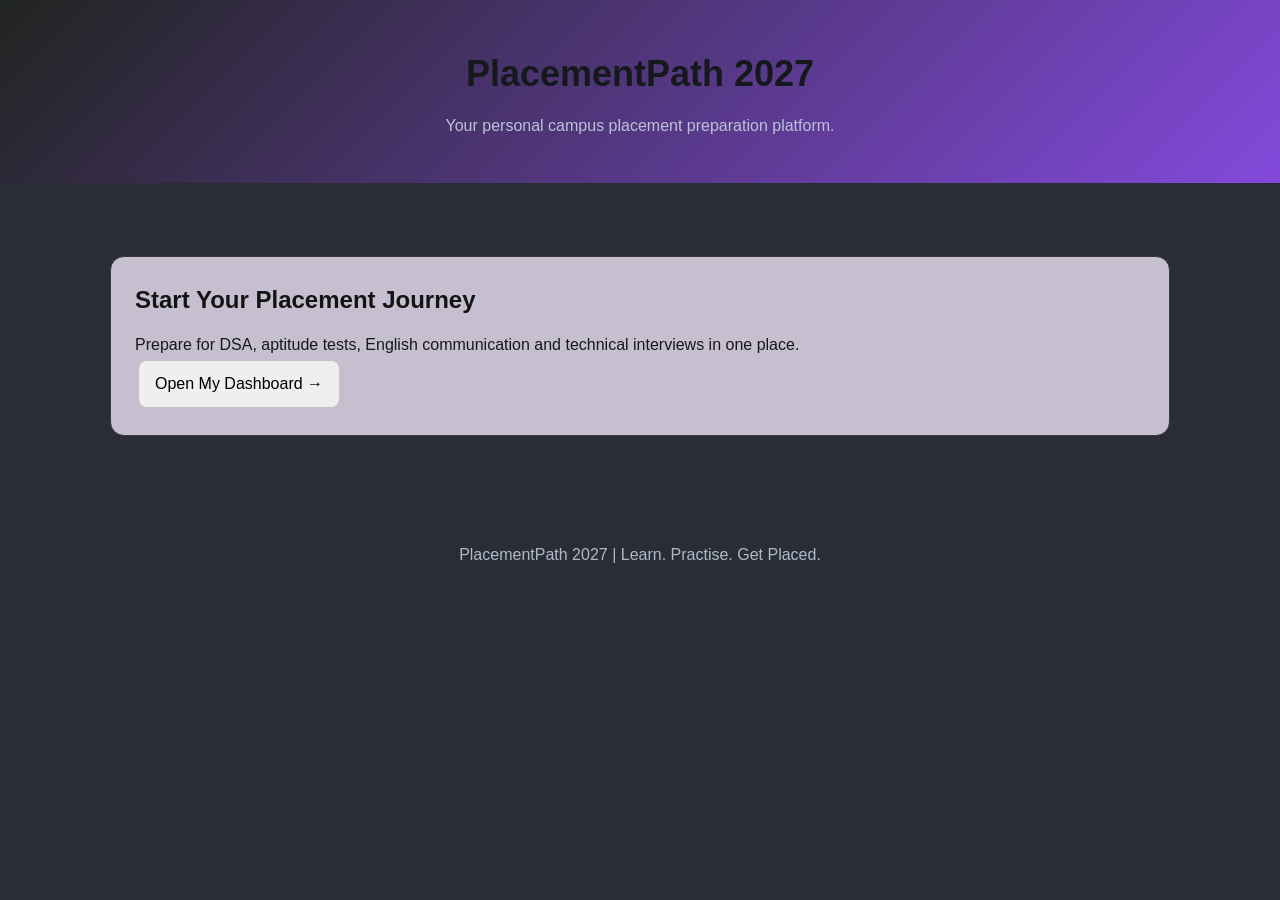
<file: index.html>
<!DOCTYPE html>
<html lang="en">
<head>
    <meta charset="UTF-8">
    <meta name="viewport" content="width=device-width, initial-scale=1.0">
    <title>PlacementPath 2027</title>
    <link rel="stylesheet" href="style.css">
</head>
<body>

    <header>
        <h1>PlacementPath 2027</h1>
        <p>Your personal campus placement preparation platform.</p>
    </header>

    <main>
        <section>
            <h2>Start Your Placement Journey</h2>
            <p>Prepare for DSA, aptitude tests, English communication
               and technical interviews in one place.</p>

            <a href="dashboard.html">
                <button type="button">Open My Dashboard →</button>
            </a>
        </section>
    </main>

    <footer>
        <p>PlacementPath 2027 | Learn. Practise. Get Placed.</p>
    </footer>
<script type="module" src="script.js"></script>
</body>
</html>
</file>
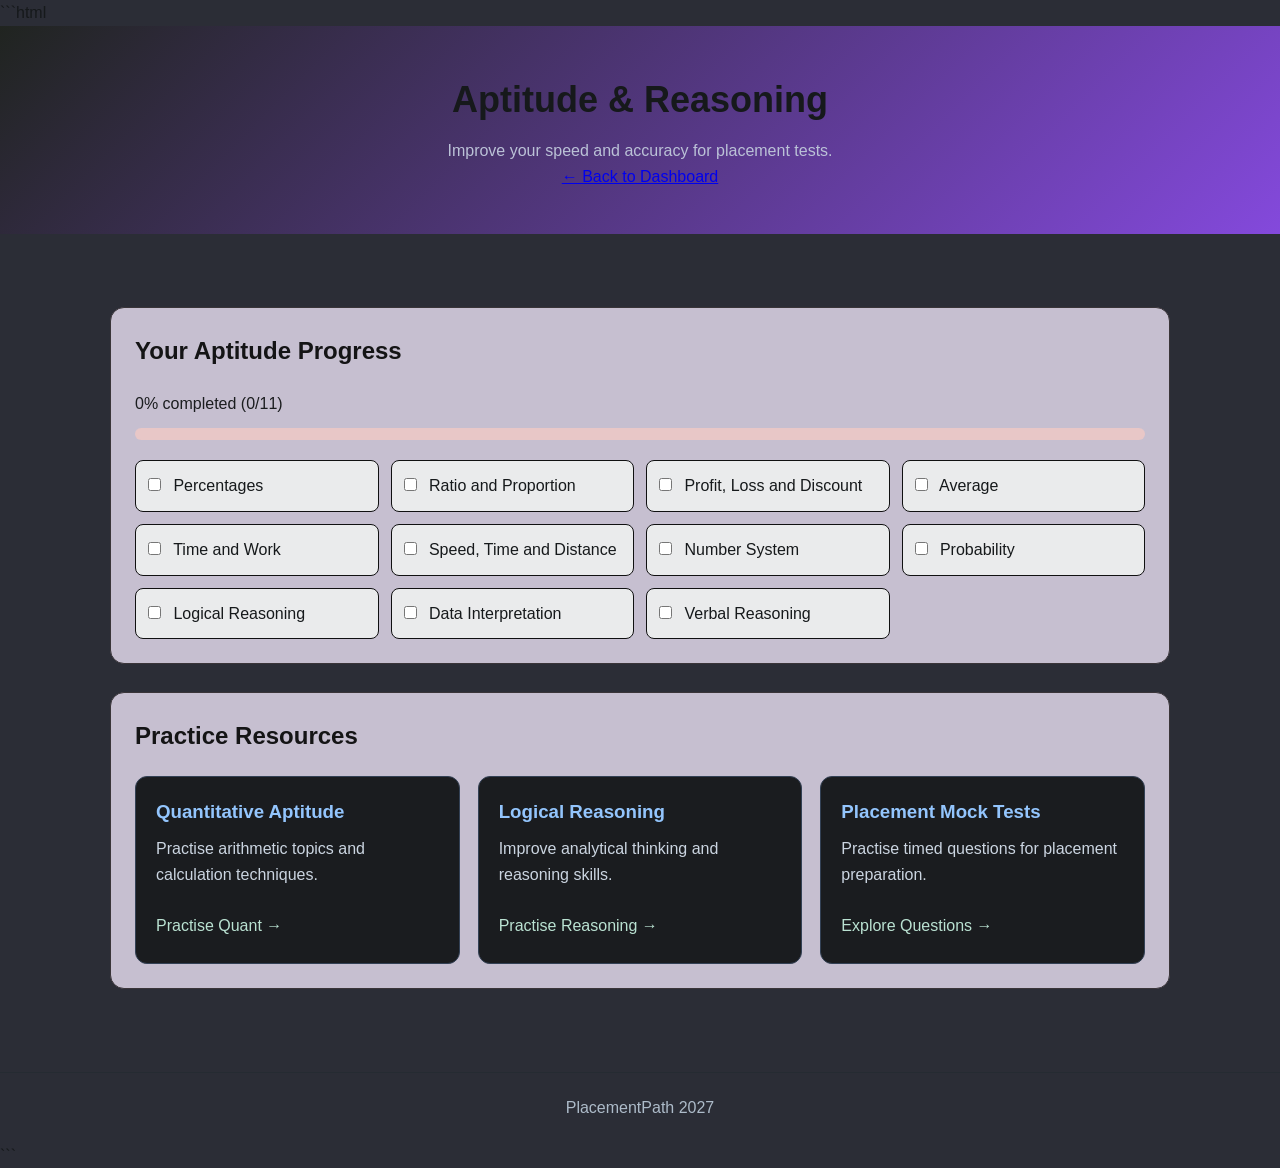
<file: aptitude.html>
```html
<!DOCTYPE html>
<html lang="en">
<head>
    <meta charset="UTF-8">
    <meta name="viewport" content="width=device-width, initial-scale=1.0">
    <title>Aptitude | PlacementPath 2027</title>
    <link rel="stylesheet" href="style.css">
</head>
<body>

    <header>
        <h1>Aptitude & Reasoning</h1>
        <p>Improve your speed and accuracy for placement tests.</p>
        <a href="dashboard.html">← Back to Dashboard</a>
    </header>

    <main>
        <section>
            <h2>Your Aptitude Progress</h2>

            <div class="progress-info">
                <span id="aptitude-progress">0% completed</span>
            </div>

            <div class="progress-bar">
                <div id="aptitude-progress-fill" class="progress-fill"></div>
            </div>

            <div class="topic-list">
                <label><input type="checkbox" class="aptitude-task"> Percentages</label>
                <label><input type="checkbox" class="aptitude-task"> Ratio and Proportion</label>
                <label><input type="checkbox" class="aptitude-task"> Profit, Loss and Discount</label>
                <label><input type="checkbox" class="aptitude-task"> Average</label>
                <label><input type="checkbox" class="aptitude-task"> Time and Work</label>
                <label><input type="checkbox" class="aptitude-task"> Speed, Time and Distance</label>
                <label><input type="checkbox" class="aptitude-task"> Number System</label>
                <label><input type="checkbox" class="aptitude-task"> Probability</label>
                <label><input type="checkbox" class="aptitude-task"> Logical Reasoning</label>
                <label><input type="checkbox" class="aptitude-task"> Data Interpretation</label>
                <label><input type="checkbox" class="aptitude-task"> Verbal Reasoning</label>
            </div>
        </section>

        <section>
            <h2>Practice Resources</h2>

            <div class="resource-list">
                <article class="resource-card">
                    <h3>Quantitative Aptitude</h3>
                    <p>Practise arithmetic topics and calculation techniques.</p>
                    <a href="https://www.indiabix.com/aptitude/questions-and-answers/" target="_blank" rel="noopener noreferrer">Practise Quant →</a>
                </article>

                <article class="resource-card">
                    <h3>Logical Reasoning</h3>
                    <p>Improve analytical thinking and reasoning skills.</p>
                    <a href="https://www.indiabix.com/logical-reasoning/questions-and-answers/" target="_blank" rel="noopener noreferrer">Practise Reasoning →</a>
                </article>

                <article class="resource-card">
                    <h3>Placement Mock Tests</h3>
                    <p>Practise timed questions for placement preparation.</p>
                    <a href="https://www.geeksforgeeks.org/aptitude-gq/" target="_blank" rel="noopener noreferrer">Explore Questions →</a>
                </article>
            </div>
        </section>
    </main>

    <footer>
        <p>PlacementPath 2027</p>
    </footer>

    <script src="aptitude.js"></script>
</body>
</html>
```
</file>
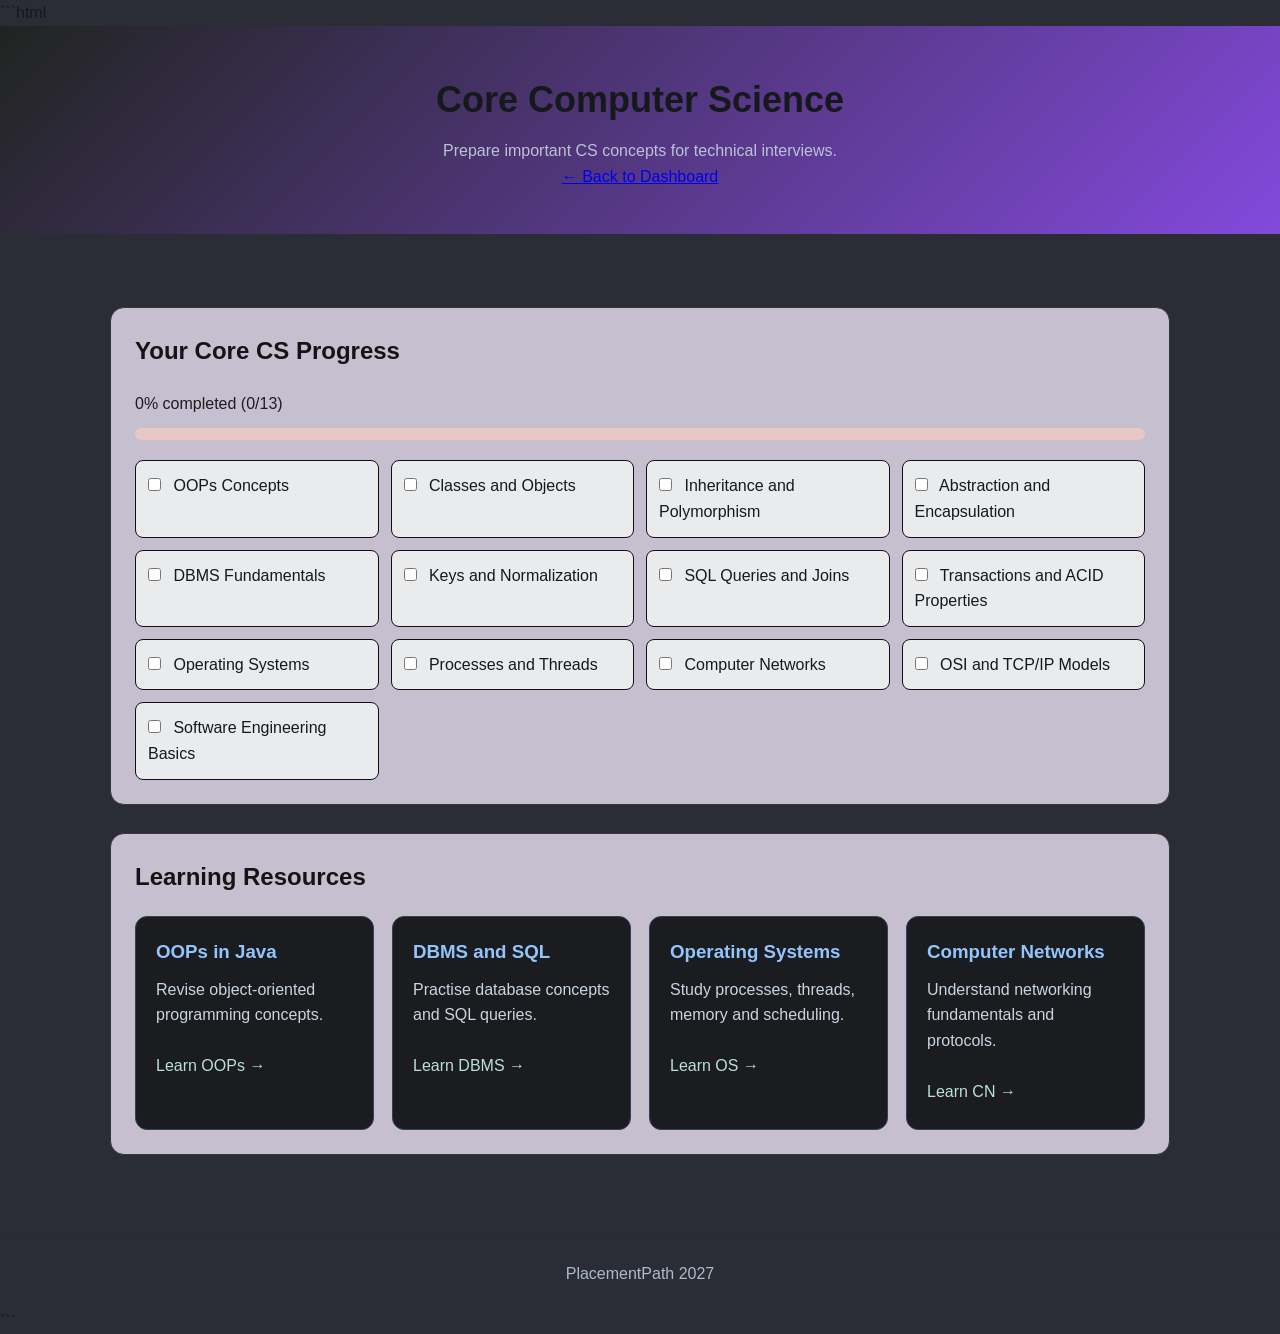
<file: core-cs.html>
```html
<!DOCTYPE html>
<html lang="en">
<head>
    <meta charset="UTF-8">
    <meta name="viewport" content="width=device-width, initial-scale=1.0">
    <title>Core CS | PlacementPath 2027</title>
    <link rel="stylesheet" href="style.css">
</head>
<body>

    <header>
        <h1>Core Computer Science</h1>
        <p>Prepare important CS concepts for technical interviews.</p>
        <a href="dashboard.html">← Back to Dashboard</a>
    </header>

    <main>
        <section>
            <h2>Your Core CS Progress</h2>

            <div class="progress-info">
                <span id="core-progress">0% completed</span>
            </div>

            <div class="progress-bar">
                <div id="core-progress-fill" class="progress-fill"></div>
            </div>

            <div class="topic-list">
                <label><input type="checkbox" class="core-task"> OOPs Concepts</label>
                <label><input type="checkbox" class="core-task"> Classes and Objects</label>
                <label><input type="checkbox" class="core-task"> Inheritance and Polymorphism</label>
                <label><input type="checkbox" class="core-task"> Abstraction and Encapsulation</label>
                <label><input type="checkbox" class="core-task"> DBMS Fundamentals</label>
                <label><input type="checkbox" class="core-task"> Keys and Normalization</label>
                <label><input type="checkbox" class="core-task"> SQL Queries and Joins</label>
                <label><input type="checkbox" class="core-task"> Transactions and ACID Properties</label>
                <label><input type="checkbox" class="core-task"> Operating Systems</label>
                <label><input type="checkbox" class="core-task"> Processes and Threads</label>
                <label><input type="checkbox" class="core-task"> Computer Networks</label>
                <label><input type="checkbox" class="core-task"> OSI and TCP/IP Models</label>
                <label><input type="checkbox" class="core-task"> Software Engineering Basics</label>
            </div>
        </section>

        <section>
            <h2>Learning Resources</h2>

            <div class="resource-list">
                <article class="resource-card">
                    <h3>OOPs in Java</h3>
                    <p>Revise object-oriented programming concepts.</p>
                    <a href="https://www.geeksforgeeks.org/object-oriented-programming-oops-concept-in-java/" target="_blank" rel="noopener noreferrer">Learn OOPs →</a>
                </article>

                <article class="resource-card">
                    <h3>DBMS and SQL</h3>
                    <p>Practise database concepts and SQL queries.</p>
                    <a href="https://www.geeksforgeeks.org/dbms/" target="_blank" rel="noopener noreferrer">Learn DBMS →</a>
                </article>

                <article class="resource-card">
                    <h3>Operating Systems</h3>
                    <p>Study processes, threads, memory and scheduling.</p>
                    <a href="https://www.geeksforgeeks.org/operating-systems/" target="_blank" rel="noopener noreferrer">Learn OS →</a>
                </article>

                <article class="resource-card">
                    <h3>Computer Networks</h3>
                    <p>Understand networking fundamentals and protocols.</p>
                    <a href="https://www.geeksforgeeks.org/computer-network-tutorials/" target="_blank" rel="noopener noreferrer">Learn CN →</a>
                </article>
            </div>
        </section>
    </main>

    <footer>
        <p>PlacementPath 2027</p>
    </footer>

    <script src="core-cs.js"></script>
</body>
</html>
```
</file>
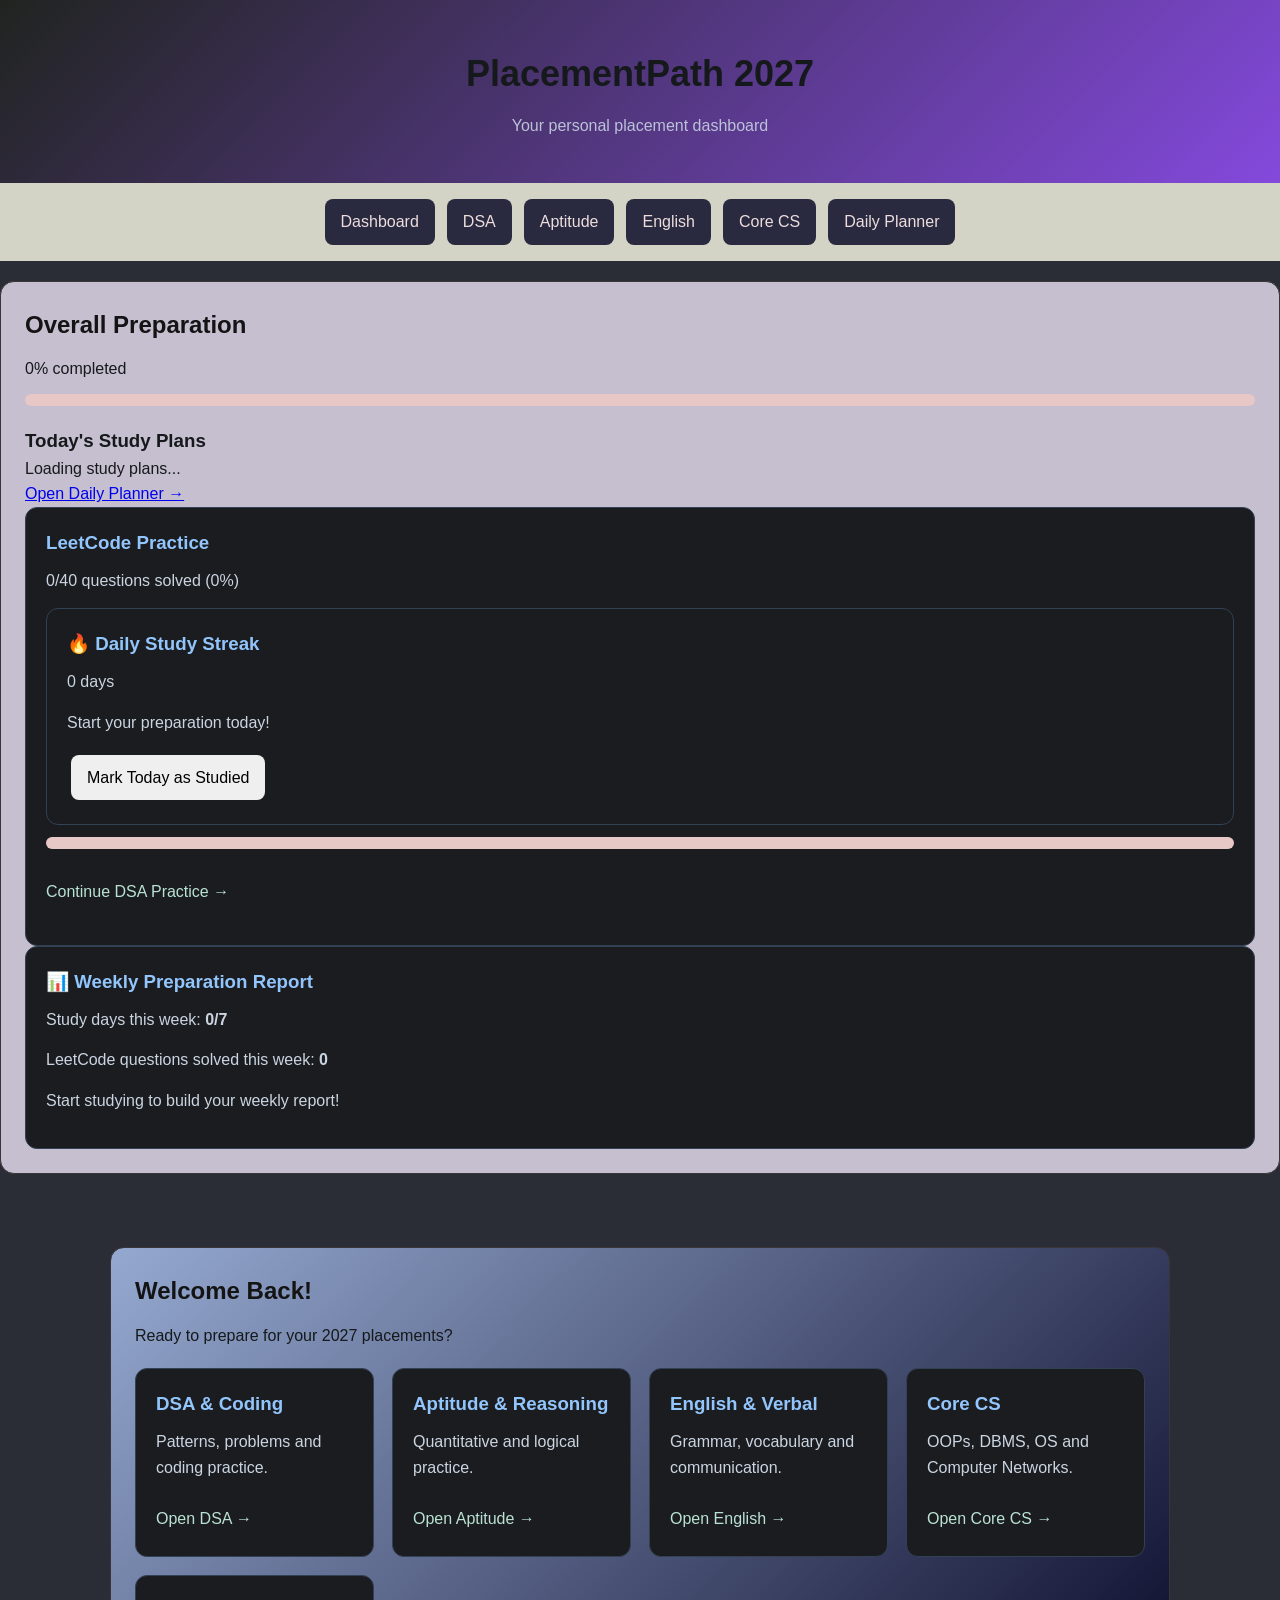
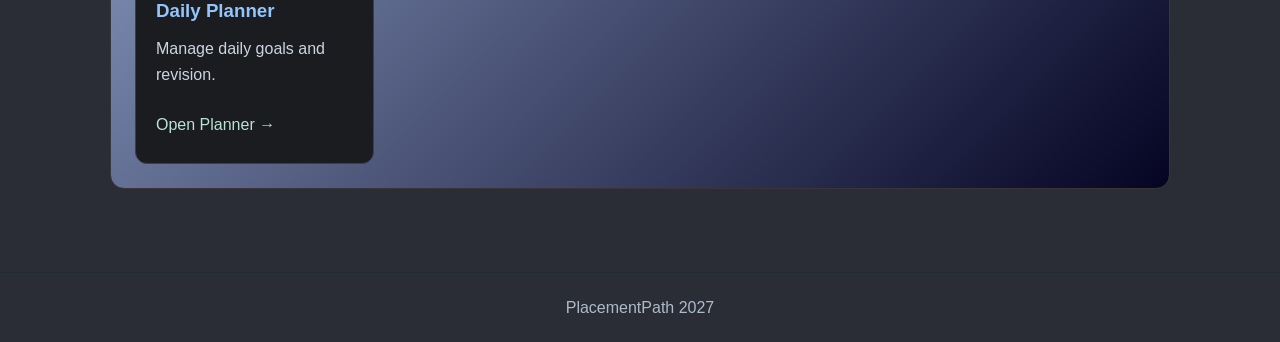
<file: dashboard.html>
<!DOCTYPE html>
<html lang="en">
<head>
    <meta charset="UTF-8">
    <meta name="viewport" content="width=device-width, initial-scale=1.0">
    <title>Dashboard | PlacementPath 2027</title>
    <link rel="stylesheet" href="style.css">
</head>
<body>

    <header>
        <h1>PlacementPath 2027</h1>
        <p>Your personal placement dashboard</p>
    </header>
   
<nav class="main-nav">
    <a href="dashboard.html">Dashboard</a>
    <a href="dsa.html">DSA</a>
    <a href="aptitude.html">Aptitude</a>
    <a href="english.html">English</a>
    <a href="core-cs.html">Core CS</a>
    <a href="planner.html">Daily Planner</a>
</nav>

<section>
    <h2>Overall Preparation</h2>

    <p id="overall-percentage">0% completed</p>

    <div class="progress-bar">
        <div id="overall-progress-fill" class="progress-fill"></div>
    </div>

    <h3>Today's Study Plans</h3>
    <div id="dashboard-plans">
        Loading study plans...
    </div>

    <p>
        <a href="planner.html">Open Daily Planner →</a>
    </p>
    
<!-- LEETCODE PROGRESS -->
<div class="resource-card">
    <h3>LeetCode Practice</h3>

    <p id="leetcode-total-progress">
        0/40 questions solved (0%)
    </p>
    
<!-- DAILY STREAK TRACKER -->
<div class="resource-card">
    <h3>🔥 Daily Study Streak</h3>

    <p id="streak-count">0 days</p>
    <p id="streak-message">
        Start your preparation today!
    </p>

    <button id="study-done-btn" type="button">
        Mark Today as Studied
    </button>
</div>


    <div class="progress-bar">
        <div
            id="leetcode-total-progress-fill"
            class="progress-fill">
        </div>
    </div>

    <p>
        <a href="dsa.html">Continue DSA Practice →</a>
    </p>
</div>

<!-- WEEKLY PREPARATION REPORT -->
<div class="resource-card">
    <h3>📊 Weekly Preparation Report</h3>

    <p>Study days this week: <strong id="weekly-study-days">0/7</strong></p>

    <p>LeetCode questions solved this week:
        <strong id="weekly-questions-solved">0</strong>
    </p>

    <p id="weekly-report-message">
        Start studying to build your weekly report!
    </p>
</div>


</section>


    <main>
        <section id="dashboard">
            <h2>Welcome Back!</h2>
            <p>Ready to prepare for your 2027 placements?</p>

            <div class="resource-list">
                <article class="resource-card">
                    <h3>DSA & Coding</h3>
                    <p>Patterns, problems and coding practice.</p>
                    <a href="dsa.html">Open DSA →</a>
                </article>

                <article class="resource-card">
                    <h3>Aptitude & Reasoning</h3>
                    <p>Quantitative and logical practice.</p>
                    <a href="aptitude.html">Open Aptitude →</a>
                </article>

                <article class="resource-card">
                    <h3>English & Verbal</h3>
                    <p>Grammar, vocabulary and communication.</p>
                    <a href="english.html">Open English →</a>
                </article>

                <article class="resource-card">
                    <h3>Core CS</h3>
                    <p>OOPs, DBMS, OS and Computer Networks.</p>
                    <a href="core-cs.html">Open Core CS →</a>
                </article>

                <article class="resource-card">
                    <h3>Daily Planner</h3>
                    <p>Manage daily goals and revision.</p>
                    <a href="planner.html">Open Planner →</a>
                </article>
            </div>
        </section>
    </main>

    <footer>
        <p>PlacementPath 2027</p>
    </footer>
<script src="dashboard.js"></script>
</body>
</html>
</file>
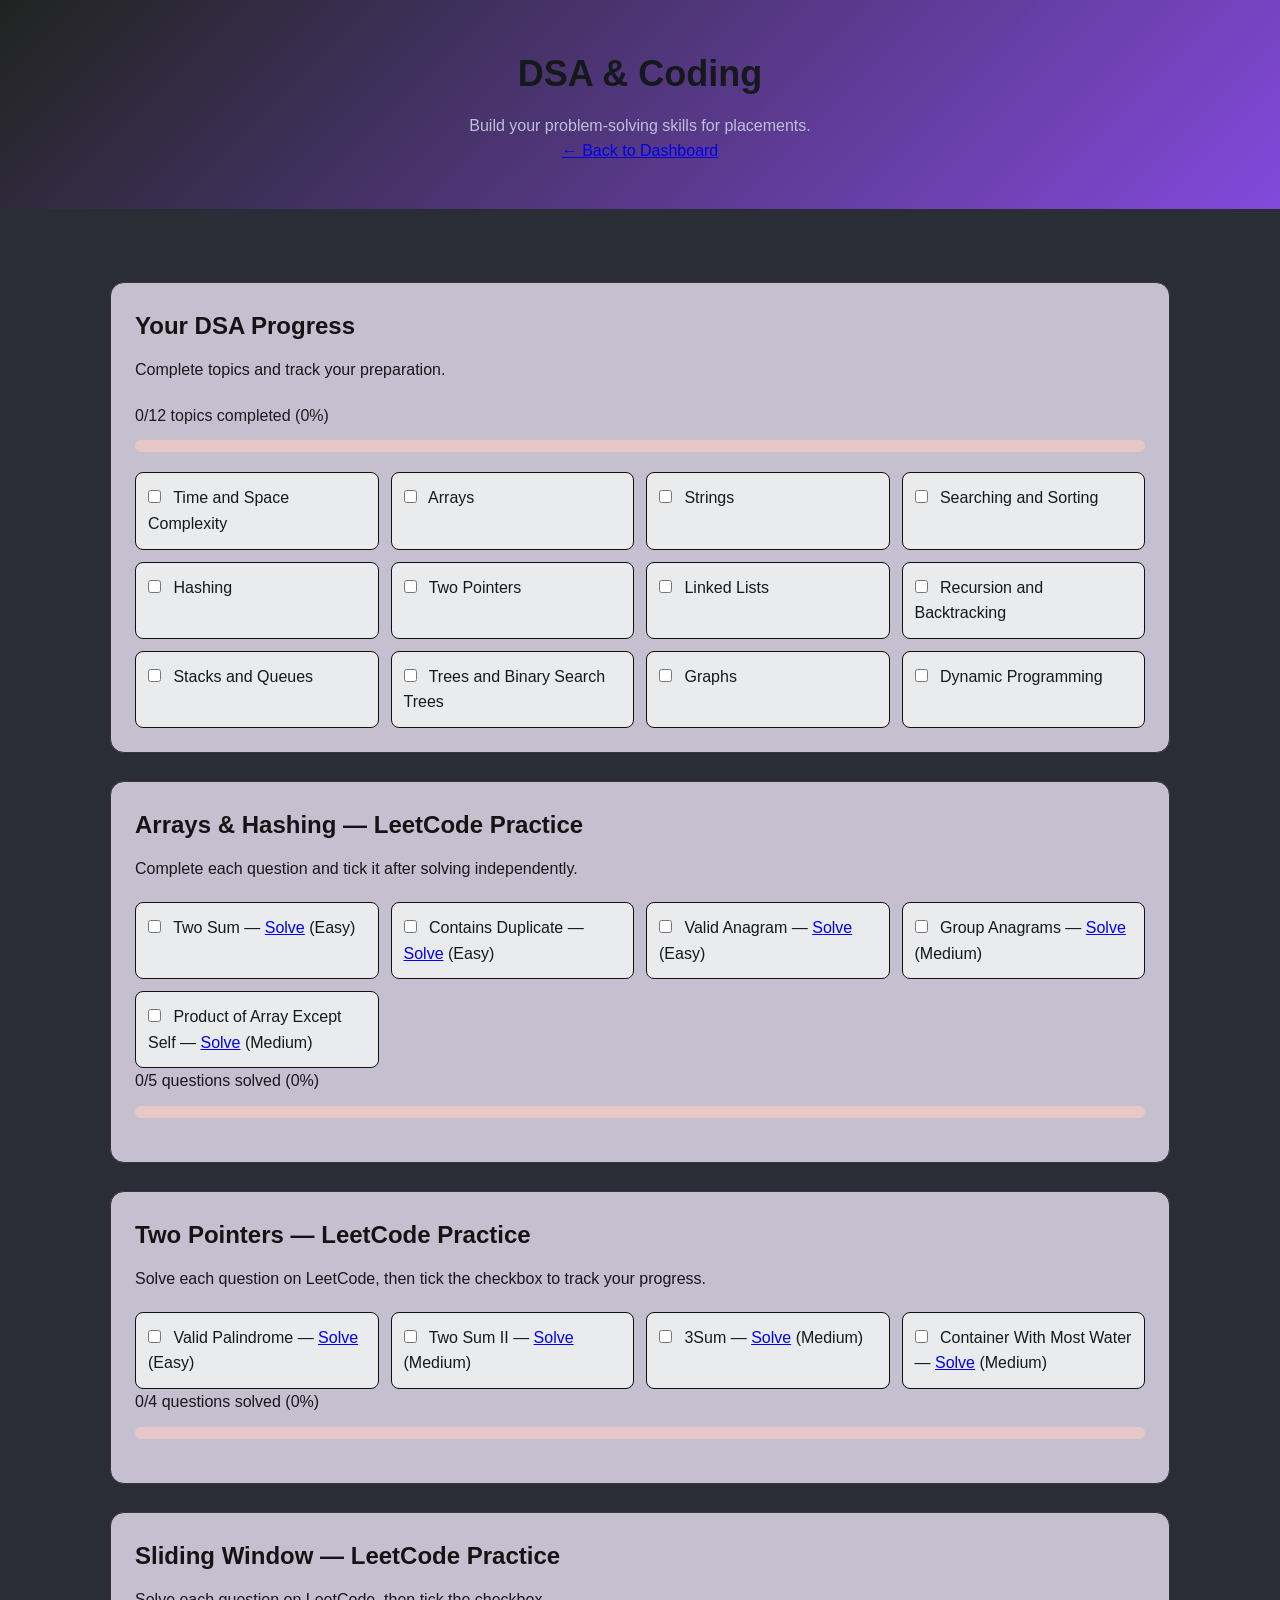
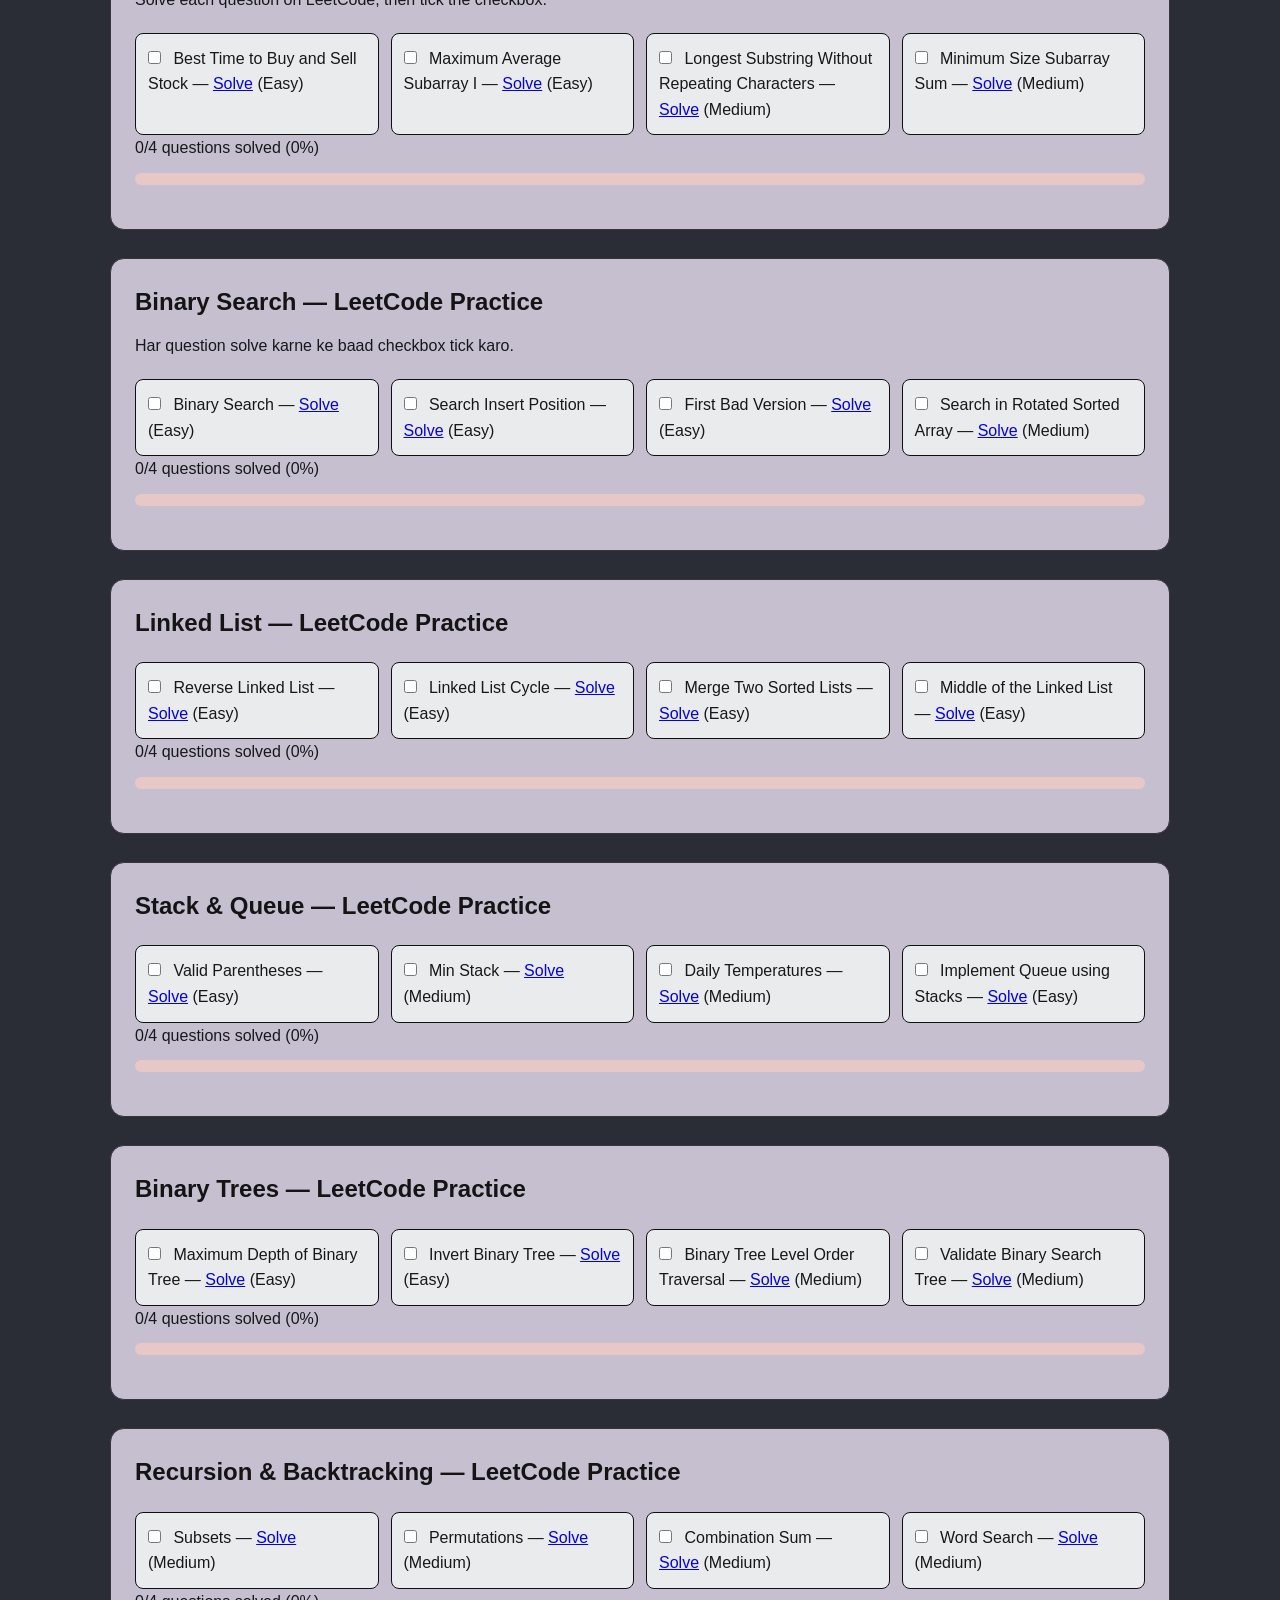
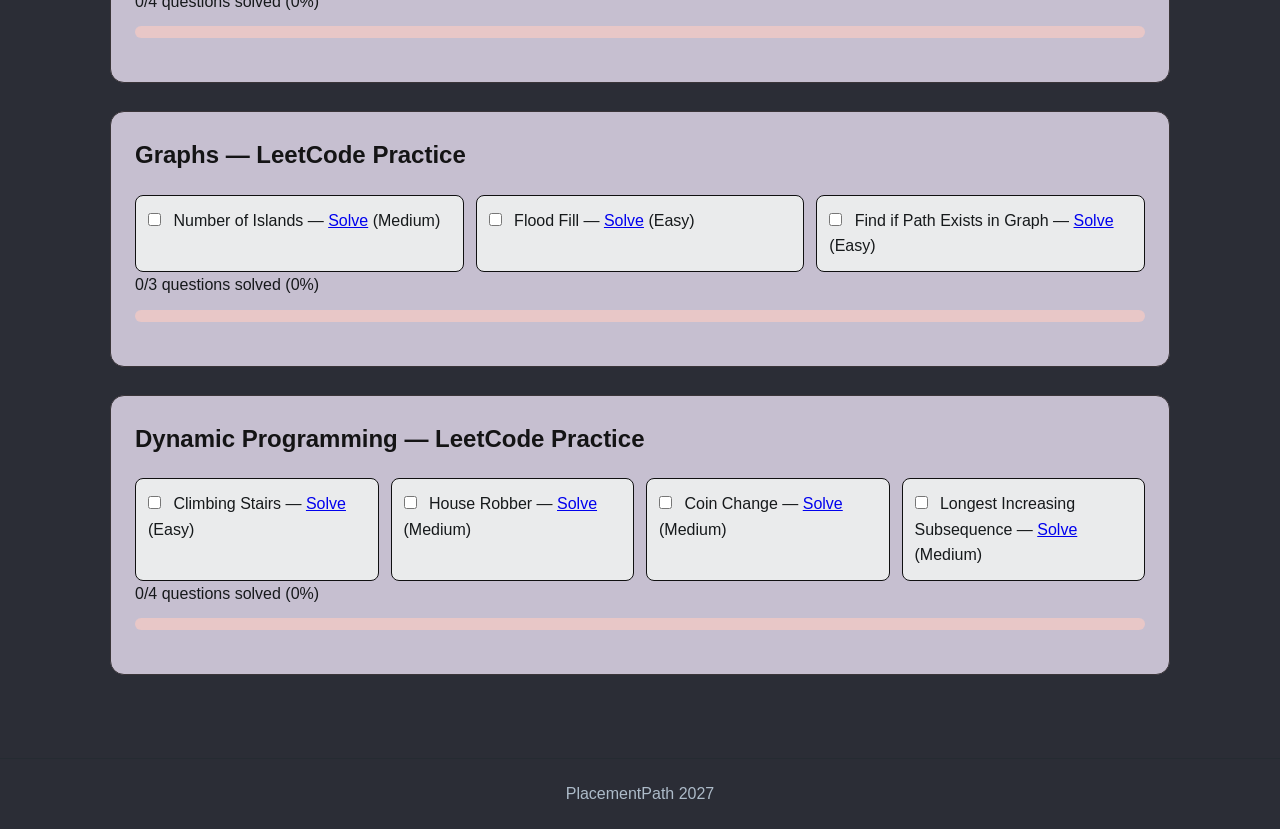
<file: dsa.html>
<!DOCTYPE html>
<html lang="en">
<head>
    <meta charset="UTF-8">
    <meta name="viewport" content="width=device-width, initial-scale=1.0">
    <title>DSA | PlacementPath 2027</title>
    <link rel="stylesheet" href="style.css">
</head>
<body>

    <header>
        <h1>DSA & Coding</h1>
        <p>Build your problem-solving skills for placements.</p>
        <a href="dashboard.html">← Back to Dashboard</a>
    </header>

    <main>
        <section>
            <h2>Your DSA Progress</h2>
            <p>Complete topics and track your preparation.</p>

            <div class="progress-info">
                <span id="dsa-progress">0% completed</span>
            </div>

            <div class="progress-bar">
                <div id="dsa-progress-fill" class="progress-fill"></div>
            </div>

            <div class="topic-list">
                <label><input type="checkbox" class="dsa-task"> Time and Space Complexity</label>
                <label><input type="checkbox" class="dsa-task"> Arrays</label>
                <label><input type="checkbox" class="dsa-task"> Strings</label>
                <label><input type="checkbox" class="dsa-task"> Searching and Sorting</label>
                <label><input type="checkbox" class="dsa-task"> Hashing</label>
                <label><input type="checkbox" class="dsa-task"> Two Pointers</label>
                <label><input type="checkbox" class="dsa-task"> Linked Lists</label>
                <label><input type="checkbox" class="dsa-task"> Recursion and Backtracking</label>
                <label><input type="checkbox" class="dsa-task"> Stacks and Queues</label>
                <label><input type="checkbox" class="dsa-task"> Trees and Binary Search Trees</label>
                <label><input type="checkbox" class="dsa-task"> Graphs</label>
                <label><input type="checkbox" class="dsa-task"> Dynamic Programming</label>
            </div>
        </section>

    
       
<section>
    <h2>Arrays & Hashing — LeetCode Practice</h2>
    <p>Complete each question and tick it after solving independently.</p>

    <div class="topic-list">

        <label>
            <input type="checkbox" class="leetcode-task">
            Two Sum —
            <a href="https://leetcode.com/problems/two-sum/"
               target="_blank" rel="noopener noreferrer">Solve</a>
            <span>(Easy)</span>
        </label>

        <label>
            <input type="checkbox" class="leetcode-task">
            Contains Duplicate —
            <a href="https://leetcode.com/problems/contains-duplicate/"
               target="_blank" rel="noopener noreferrer">Solve</a>
            <span>(Easy)</span>
        </label>

        <label>
            <input type="checkbox" class="leetcode-task">
            Valid Anagram —
            <a href="https://leetcode.com/problems/valid-anagram/"
               target="_blank" rel="noopener noreferrer">Solve</a>
            <span>(Easy)</span>
        </label>

        <label>
            <input type="checkbox" class="leetcode-task">
            Group Anagrams —
            <a href="https://leetcode.com/problems/group-anagrams/"
               target="_blank" rel="noopener noreferrer">Solve</a>
            <span>(Medium)</span>
        </label>

        <label>
            <input type="checkbox" class="leetcode-task">
            Product of Array Except Self —
            <a href="https://leetcode.com/problems/product-of-array-except-self/"
               target="_blank" rel="noopener noreferrer">Solve</a>
            <span>(Medium)</span>
        </label>

    </div>

    <p id="leetcode-progress">0/5 questions solved</p>

    <div class="progress-bar">
        <div id="leetcode-progress-fill" class="progress-fill"></div>
    </div>
</section>

<!-- TWO POINTERS LEETCODE TRACKER -->
<section>
    <h2>Two Pointers — LeetCode Practice</h2>

    <p>
        Solve each question on LeetCode, then tick the checkbox
        to track your progress.
    </p>

    <div class="topic-list">

        <label>
            <input type="checkbox" class="two-pointer-task">
            Valid Palindrome —
            <a href="https://leetcode.com/problems/valid-palindrome/"
               target="_blank" rel="noopener noreferrer">Solve</a>
            <span>(Easy)</span>
        </label>

        <label>
            <input type="checkbox" class="two-pointer-task">
            Two Sum II —
            <a href="https://leetcode.com/problems/two-sum-ii-input-array-is-sorted/"
               target="_blank" rel="noopener noreferrer">Solve</a>
            <span>(Medium)</span>
        </label>

        <label>
            <input type="checkbox" class="two-pointer-task">
            3Sum —
            <a href="https://leetcode.com/problems/3sum/"
               target="_blank" rel="noopener noreferrer">Solve</a>
            <span>(Medium)</span>
        </label>

        <label>
            <input type="checkbox" class="two-pointer-task">
            Container With Most Water —
            <a href="https://leetcode.com/problems/container-with-most-water/"
               target="_blank" rel="noopener noreferrer">Solve</a>
            <span>(Medium)</span>
        </label>

    </div>

    <p id="two-pointer-progress">0/4 questions solved (0%)</p>

    <div class="progress-bar">
        <div id="two-pointer-progress-fill"
             class="progress-fill"></div>
    </div>
</section>

<!-- SLIDING WINDOW LEETCODE TRACKER -->
<section>
    <h2>Sliding Window — LeetCode Practice</h2>

    <p>
        Solve each question on LeetCode, then tick the checkbox.
    </p>

    <div class="topic-list">

        <label>
            <input type="checkbox" class="sliding-window-task">
            Best Time to Buy and Sell Stock —
            <a href="https://leetcode.com/problems/best-time-to-buy-and-sell-stock/"
               target="_blank" rel="noopener noreferrer">Solve</a>
            <span>(Easy)</span>
        </label>

        <label>
            <input type="checkbox" class="sliding-window-task">
            Maximum Average Subarray I —
            <a href="https://leetcode.com/problems/maximum-average-subarray-i/"
               target="_blank" rel="noopener noreferrer">Solve</a>
            <span>(Easy)</span>
        </label>

        <label>
            <input type="checkbox" class="sliding-window-task">
            Longest Substring Without Repeating Characters —
            <a href="https://leetcode.com/problems/longest-substring-without-repeating-characters/"
               target="_blank" rel="noopener noreferrer">Solve</a>
            <span>(Medium)</span>
        </label>

        <label>
            <input type="checkbox" class="sliding-window-task">
            Minimum Size Subarray Sum —
            <a href="https://leetcode.com/problems/minimum-size-subarray-sum/"
               target="_blank" rel="noopener noreferrer">Solve</a>
            <span>(Medium)</span>
        </label>

    </div>

    <p id="sliding-window-progress">
        0/4 questions solved (0%)
    </p>

    <div class="progress-bar">
        <div id="sliding-window-progress-fill"
             class="progress-fill"></div>
    </div>
</section>

<!-- BINARY SEARCH LEETCODE TRACKER -->
<section>
    <h2>Binary Search — LeetCode Practice</h2>

    <p>
        Har question solve karne ke baad checkbox tick karo.
    </p>

    <div class="topic-list">

        <label>
            <input type="checkbox" class="binary-search-task">
            Binary Search —
            <a href="https://leetcode.com/problems/binary-search/"
               target="_blank" rel="noopener noreferrer">Solve</a>
            <span>(Easy)</span>
        </label>

        <label>
            <input type="checkbox" class="binary-search-task">
            Search Insert Position —
            <a href="https://leetcode.com/problems/search-insert-position/"
               target="_blank" rel="noopener noreferrer">Solve</a>
            <span>(Easy)</span>
        </label>

        <label>
            <input type="checkbox" class="binary-search-task">
            First Bad Version —
            <a href="https://leetcode.com/problems/first-bad-version/"
               target="_blank" rel="noopener noreferrer">Solve</a>
            <span>(Easy)</span>
        </label>

        <label>
            <input type="checkbox" class="binary-search-task">
            Search in Rotated Sorted Array —
            <a href="https://leetcode.com/problems/search-in-rotated-sorted-array/"
               target="_blank" rel="noopener noreferrer">Solve</a>
            <span>(Medium)</span>
        </label>

    </div>

    <p id="binary-search-progress">
        0/4 questions solved (0%)
    </p>

    <div class="progress-bar">
        <div id="binary-search-progress-fill"
             class="progress-fill"></div>
    </div>
</section>

<!-- 6. LINKED LIST -->
<section>
    <h2>Linked List — LeetCode Practice</h2>
    <div class="topic-list">
        <label><input type="checkbox" class="linked-list-task"> Reverse Linked List — <a href="https://leetcode.com/problems/reverse-linked-list/" target="_blank" rel="noopener noreferrer">Solve</a> (Easy)</label>
        <label><input type="checkbox" class="linked-list-task"> Linked List Cycle — <a href="https://leetcode.com/problems/linked-list-cycle/" target="_blank" rel="noopener noreferrer">Solve</a> (Easy)</label>
        <label><input type="checkbox" class="linked-list-task"> Merge Two Sorted Lists — <a href="https://leetcode.com/problems/merge-two-sorted-lists/" target="_blank" rel="noopener noreferrer">Solve</a> (Easy)</label>
        <label><input type="checkbox" class="linked-list-task"> Middle of the Linked List — <a href="https://leetcode.com/problems/middle-of-the-linked-list/" target="_blank" rel="noopener noreferrer">Solve</a> (Easy)</label>
    </div>
    <p id="linked-list-progress">0/4 questions solved (0%)</p>
    <div class="progress-bar"><div id="linked-list-progress-fill" class="progress-fill"></div></div>
</section>

<!-- 7. STACK AND QUEUE -->
<section>
    <h2>Stack & Queue — LeetCode Practice</h2>
    <div class="topic-list">
        <label><input type="checkbox" class="stack-queue-task"> Valid Parentheses — <a href="https://leetcode.com/problems/valid-parentheses/" target="_blank" rel="noopener noreferrer">Solve</a> (Easy)</label>
        <label><input type="checkbox" class="stack-queue-task"> Min Stack — <a href="https://leetcode.com/problems/min-stack/" target="_blank" rel="noopener noreferrer">Solve</a> (Medium)</label>
        <label><input type="checkbox" class="stack-queue-task"> Daily Temperatures — <a href="https://leetcode.com/problems/daily-temperatures/" target="_blank" rel="noopener noreferrer">Solve</a> (Medium)</label>
        <label><input type="checkbox" class="stack-queue-task"> Implement Queue using Stacks — <a href="https://leetcode.com/problems/implement-queue-using-stacks/" target="_blank" rel="noopener noreferrer">Solve</a> (Easy)</label>
    </div>
    <p id="stack-queue-progress">0/4 questions solved (0%)</p>
    <div class="progress-bar"><div id="stack-queue-progress-fill" class="progress-fill"></div></div>
</section>

<!-- 8. TREES -->
<section>
    <h2>Binary Trees — LeetCode Practice</h2>
    <div class="topic-list">
        <label><input type="checkbox" class="tree-task"> Maximum Depth of Binary Tree — <a href="https://leetcode.com/problems/maximum-depth-of-binary-tree/" target="_blank" rel="noopener noreferrer">Solve</a> (Easy)</label>
        <label><input type="checkbox" class="tree-task"> Invert Binary Tree — <a href="https://leetcode.com/problems/invert-binary-tree/" target="_blank" rel="noopener noreferrer">Solve</a> (Easy)</label>
        <label><input type="checkbox" class="tree-task"> Binary Tree Level Order Traversal — <a href="https://leetcode.com/problems/binary-tree-level-order-traversal/" target="_blank" rel="noopener noreferrer">Solve</a> (Medium)</label>
        <label><input type="checkbox" class="tree-task"> Validate Binary Search Tree — <a href="https://leetcode.com/problems/validate-binary-search-tree/" target="_blank" rel="noopener noreferrer">Solve</a> (Medium)</label>
    </div>
    <p id="tree-progress">0/4 questions solved (0%)</p>
    <div class="progress-bar"><div id="tree-progress-fill" class="progress-fill"></div></div>
</section>

<!-- 9. RECURSION AND BACKTRACKING -->
<section>
    <h2>Recursion & Backtracking — LeetCode Practice</h2>
    <div class="topic-list">
        <label><input type="checkbox" class="backtracking-task"> Subsets — <a href="https://leetcode.com/problems/subsets/" target="_blank" rel="noopener noreferrer">Solve</a> (Medium)</label>
        <label><input type="checkbox" class="backtracking-task"> Permutations — <a href="https://leetcode.com/problems/permutations/" target="_blank" rel="noopener noreferrer">Solve</a> (Medium)</label>
        <label><input type="checkbox" class="backtracking-task"> Combination Sum — <a href="https://leetcode.com/problems/combination-sum/" target="_blank" rel="noopener noreferrer">Solve</a> (Medium)</label>
        <label><input type="checkbox" class="backtracking-task"> Word Search — <a href="https://leetcode.com/problems/word-search/" target="_blank" rel="noopener noreferrer">Solve</a> (Medium)</label>
    </div>
    <p id="backtracking-progress">0/4 questions solved (0%)</p>
    <div class="progress-bar"><div id="backtracking-progress-fill" class="progress-fill"></div></div>
</section>

<!-- 10. GRAPHS -->
<section>
    <h2>Graphs — LeetCode Practice</h2>
    <div class="topic-list">
        <label><input type="checkbox" class="graph-task"> Number of Islands — <a href="https://leetcode.com/problems/number-of-islands/" target="_blank" rel="noopener noreferrer">Solve</a> (Medium)</label>
        <label><input type="checkbox" class="graph-task"> Flood Fill — <a href="https://leetcode.com/problems/flood-fill/" target="_blank" rel="noopener noreferrer">Solve</a> (Easy)</label>
        <label><input type="checkbox" class="graph-task"> Find if Path Exists in Graph — <a href="https://leetcode.com/problems/find-if-path-exists-in-graph/" target="_blank" rel="noopener noreferrer">Solve</a> (Easy)</label>
    </div>
    <p id="graph-progress">0/3 questions solved (0%)</p>
    <div class="progress-bar"><div id="graph-progress-fill" class="progress-fill"></div></div>
</section>

<!-- 11. DYNAMIC PROGRAMMING -->
<section>
    <h2>Dynamic Programming — LeetCode Practice</h2>
    <div class="topic-list">
        <label><input type="checkbox" class="dp-task"> Climbing Stairs — <a href="https://leetcode.com/problems/climbing-stairs/" target="_blank" rel="noopener noreferrer">Solve</a> (Easy)</label>
        <label><input type="checkbox" class="dp-task"> House Robber — <a href="https://leetcode.com/problems/house-robber/" target="_blank" rel="noopener noreferrer">Solve</a> (Medium)</label>
        <label><input type="checkbox" class="dp-task"> Coin Change — <a href="https://leetcode.com/problems/coin-change/" target="_blank" rel="noopener noreferrer">Solve</a> (Medium)</label>
        <label><input type="checkbox" class="dp-task"> Longest Increasing Subsequence — <a href="https://leetcode.com/problems/longest-increasing-subsequence/" target="_blank" rel="noopener noreferrer">Solve</a> (Medium)</label>
    </div>
    <p id="dp-progress">0/4 questions solved (0%)</p>
    <div class="progress-bar"><div id="dp-progress-fill" class="progress-fill"></div></div>
</section>



    </main>

    <footer>
        <p>PlacementPath 2027</p>
    </footer>

    <script src="dsa.js"></script>
</body>
</html>
</file>
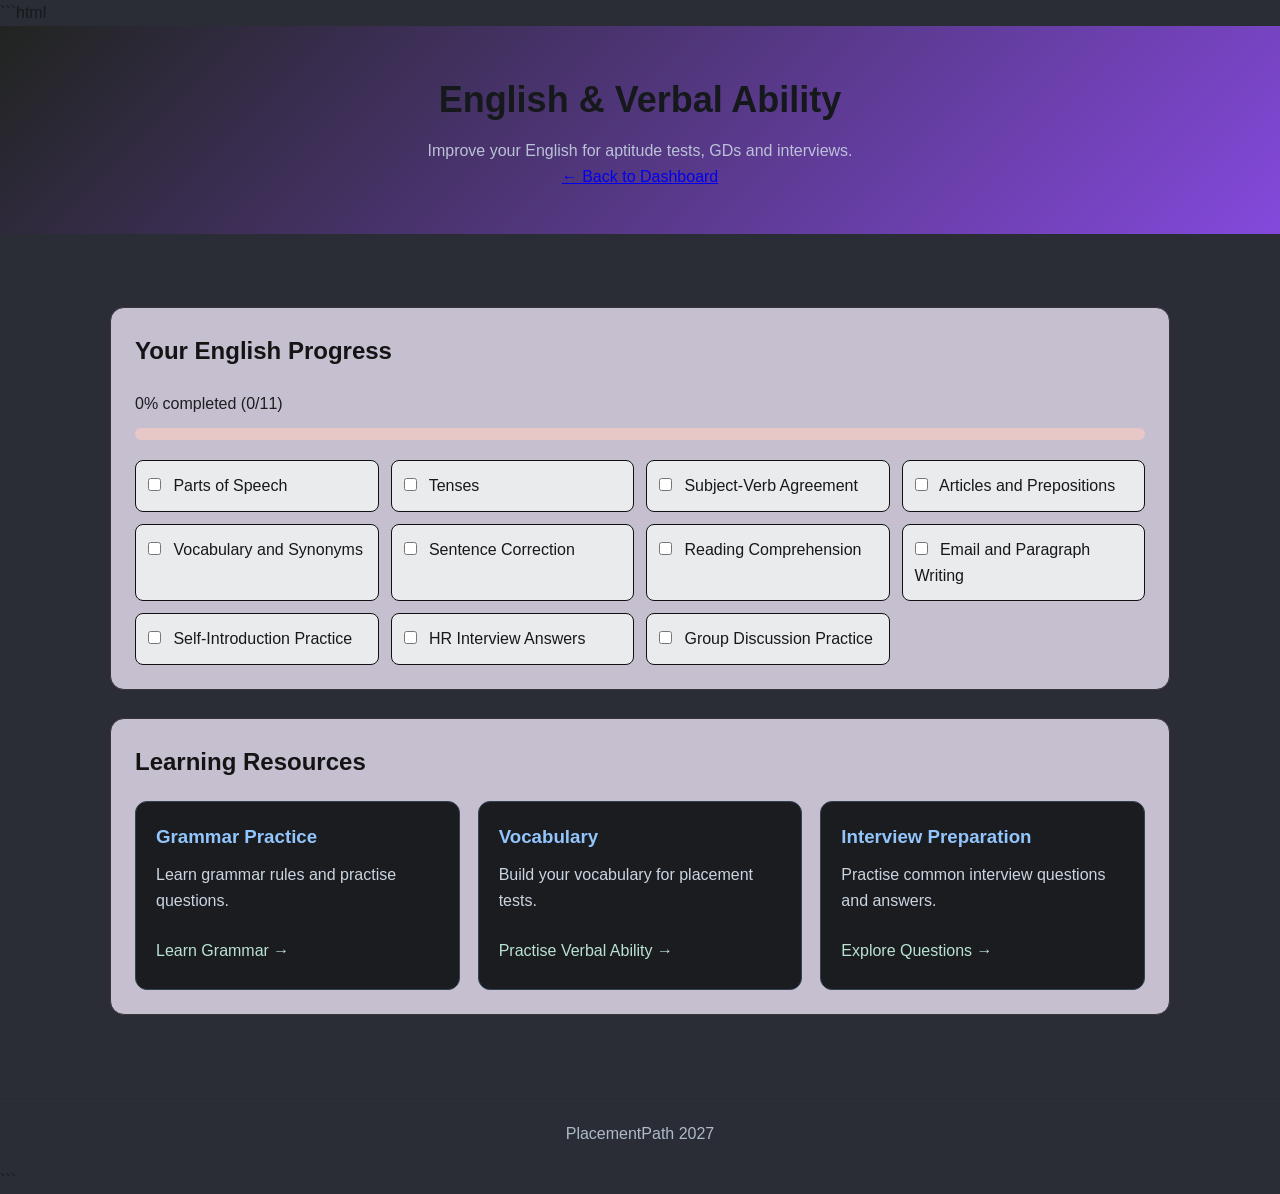
<file: english.html>
```html
<!DOCTYPE html>
<html lang="en">
<head>
    <meta charset="UTF-8">
    <meta name="viewport" content="width=device-width, initial-scale=1.0">
    <title>English | PlacementPath 2027</title>
    <link rel="stylesheet" href="style.css">
</head>
<body>

    <header>
        <h1>English & Verbal Ability</h1>
        <p>Improve your English for aptitude tests, GDs and interviews.</p>
        <a href="dashboard.html">← Back to Dashboard</a>
    </header>

    <main>
        <section>
            <h2>Your English Progress</h2>

            <div class="progress-info">
                <span id="english-progress">0% completed</span>
            </div>

            <div class="progress-bar">
                <div id="english-progress-fill" class="progress-fill"></div>
            </div>

            <div class="topic-list">
                <label><input type="checkbox" class="english-task"> Parts of Speech</label>
                <label><input type="checkbox" class="english-task"> Tenses</label>
                <label><input type="checkbox" class="english-task"> Subject-Verb Agreement</label>
                <label><input type="checkbox" class="english-task"> Articles and Prepositions</label>
                <label><input type="checkbox" class="english-task"> Vocabulary and Synonyms</label>
                <label><input type="checkbox" class="english-task"> Sentence Correction</label>
                <label><input type="checkbox" class="english-task"> Reading Comprehension</label>
                <label><input type="checkbox" class="english-task"> Email and Paragraph Writing</label>
                <label><input type="checkbox" class="english-task"> Self-Introduction Practice</label>
                <label><input type="checkbox" class="english-task"> HR Interview Answers</label>
                <label><input type="checkbox" class="english-task"> Group Discussion Practice</label>
            </div>
        </section>

        <section>
            <h2>Learning Resources</h2>

            <div class="resource-list">
                <article class="resource-card">
                    <h3>Grammar Practice</h3>
                    <p>Learn grammar rules and practise questions.</p>
                    <a href="https://www.englishclub.com/grammar/" target="_blank" rel="noopener noreferrer">Learn Grammar →</a>
                </article>

                <article class="resource-card">
                    <h3>Vocabulary</h3>
                    <p>Build your vocabulary for placement tests.</p>
                    <a href="https://www.indiabix.com/verbal-ability/questions-and-answers/" target="_blank" rel="noopener noreferrer">Practise Verbal Ability →</a>
                </article>

                <article class="resource-card">
                    <h3>Interview Preparation</h3>
                    <p>Practise common interview questions and answers.</p>
                    <a href="https://www.geeksforgeeks.org/hr-interview-questions/" target="_blank" rel="noopener noreferrer">Explore Questions →</a>
                </article>
            </div>
        </section>
    </main>

    <footer>
        <p>PlacementPath 2027</p>
    </footer>

    <script src="english.js"></script>
</body>
</html>
```
</file>
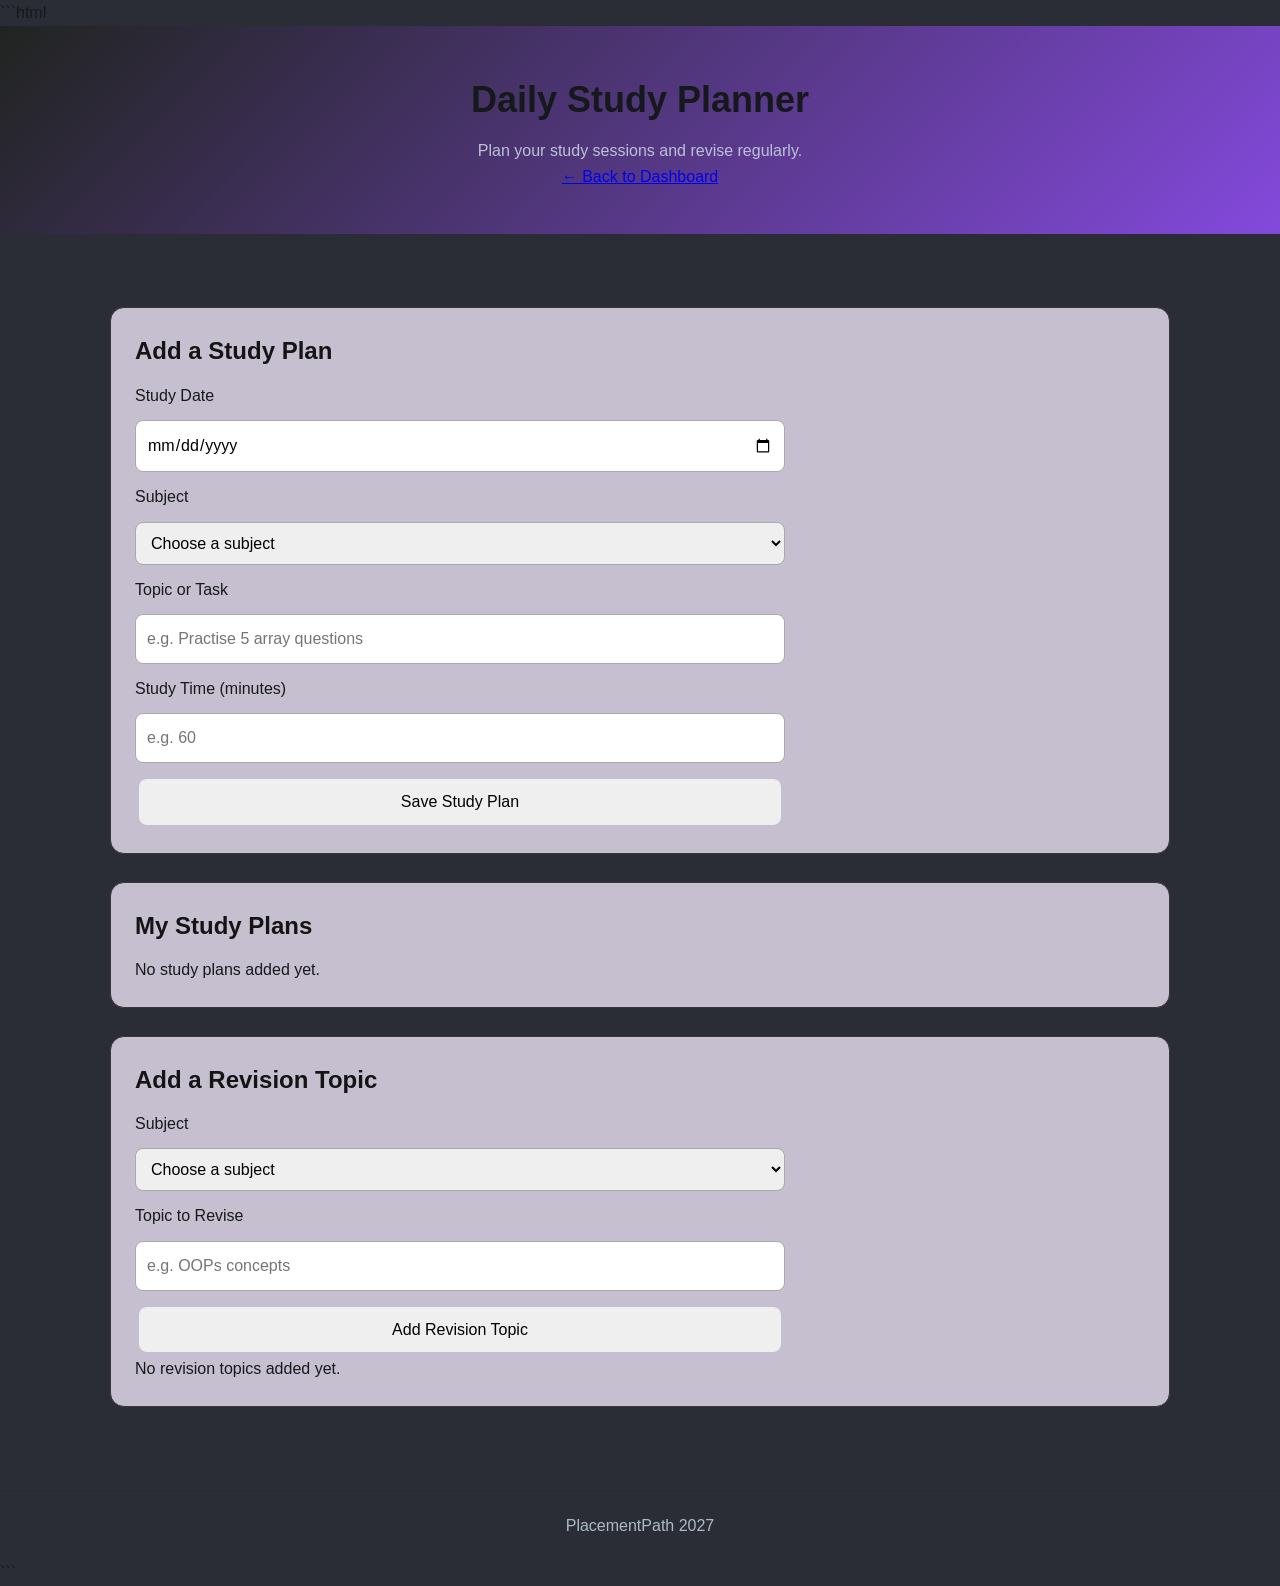
<file: planner.html>
```html
<!DOCTYPE html>
<html lang="en">
<head>
    <meta charset="UTF-8">
    <meta name="viewport" content="width=device-width, initial-scale=1.0">
    <title>Daily Planner | PlacementPath 2027</title>
    <link rel="stylesheet" href="style.css">
</head>
<body>

    <header>
        <h1>Daily Study Planner</h1>
        <p>Plan your study sessions and revise regularly.</p>
        <a href="dashboard.html">← Back to Dashboard</a>
    </header>

    <main>
        <section>
            <h2>Add a Study Plan</h2>

            <form id="study-form">
                <label for="study-date">Study Date</label>
                <input type="date" id="study-date" required>

                <label for="study-subject">Subject</label>
                <select id="study-subject" required>
                    <option value="">Choose a subject</option>
                    <option value="DSA">DSA & Coding</option>
                    <option value="Aptitude">Aptitude & Reasoning</option>
                    <option value="English">English & Verbal</option>
                    <option value="Core CS">Core CS</option>
                    <option value="Project">Project Work</option>
                </select>

                <label for="study-topic">Topic or Task</label>
                <input type="text" id="study-topic"
                       placeholder="e.g. Practise 5 array questions" required>

                <label for="study-minutes">Study Time (minutes)</label>
                <input type="number" id="study-minutes"
                       min="1" placeholder="e.g. 60" required>

                <button type="submit">Save Study Plan</button>
            </form>

            <p id="planner-message"></p>
        </section>

        <section>
            <h2>My Study Plans</h2>
            <div id="study-plan-list"></div>
        </section>

        <section>
            <h2>Add a Revision Topic</h2>

            <form id="revision-form">
                <label for="revision-subject">Subject</label>
                <select id="revision-subject" required>
                    <option value="">Choose a subject</option>
                    <option value="DSA">DSA & Coding</option>
                    <option value="Aptitude">Aptitude & Reasoning</option>
                    <option value="English">English & Verbal</option>
                    <option value="Core CS">Core CS</option>
                </select>

                <label for="revision-topic">Topic to Revise</label>
                <input type="text" id="revision-topic"
                       placeholder="e.g. OOPs concepts" required>

                <button type="submit">Add Revision Topic</button>
            </form>

            <div id="revision-list"></div>
        </section>
    </main>

    <footer>
        <p>PlacementPath 2027</p>
    </footer>

    <script src="planner.js"></script>
</body>
</html>
```
</file>
<file: style.css>
* {
    margin: 0;
    padding: 0;
    box-sizing: border-box;
}

html {
    scroll-behavior: smooth;
}

body {
    font-family: Arial, sans-serif;
    background: #2b2d36;
    color: #16191b;
    line-height: 1.6;
}

header {
    text-align: center;
    padding: 45px 20px;
    background: linear-gradient(135deg, #202420, #8449dc);
}

header h1 {
    font-size: 36px;
    margin-bottom: 10px;
}

header p {
    color: #bbc2d7;
}

nav {
    display: flex;
    justify-content: center;
    flex-wrap: wrap;
    gap: 12px;
    padding: 18px;
    background: #262724;
    position: sticky;
    top: 0;
}

nav a {
    color: #3c3809;
    text-decoration: none;
    padding: 8px 12px;
    border-radius: 8px;
}

nav a:hover {
    background: #334155;
    color: #93c5fd;
}

main {
    max-width: 1100px;
    margin: auto;
    padding: 25px 20px;
}

section {
    background: #c6bfd0;
    padding: 25px;
    margin: 20px 0;
    border: 1px solid #3a3539;
    border-radius: 14px;
    scroll-margin-top: 90px;
}

section h2 {
    color: #141415;
    margin-bottom: 12px;
}

section ul {
    padding-left: 22px;
}

section li {
    margin: 8px 0;
}

#dashboard {
    background: linear-gradient(135deg, #95a9d0, #050423);
}

footer {
    text-align: center;
    padding: 25px;
    color: #adbbc9;
    border-top: 1px solid #252b32;
}

@media (max-width: 600px) {
    header h1 {
        font-size: 28px;
    }

    nav {
        gap: 5px;
    }

    nav a {
        font-size: 13px;
        padding: 7px;
    }

    section {
        padding: 18px;
    }
}

.progress-info {
    display: flex;
    justify-content: space-between;
    gap: 12px;
    margin-top: 20px;
    margin-bottom: 8px;
    color: #1b1d1f;
}

.progress-bar {
    width: 100%;
    height: 10px;
    background: #202225;
    border-radius: 20px;
    overflow: hidden;
    margin-bottom: 20px;
}

#dsa-progress-fill {
    width: 0%;
    height: 100%;
    background: #035134;
    border-radius: 20px;
    transition: width 0.3s ease;
}

.topic-list {
    display: grid;
    grid-template-columns: repeat(2, minmax(0, 1fr));
    gap: 12px;
}

.topic-list label {
    display: flex;
    align-items: flex-start;
    gap: 10px;
    padding: 12px;
    background: #eaebec;
    border: 1px solid #101011;
    border-radius: 8px;
    cursor: pointer;
}

.topic-list input {
    margin-top: 5px;
    accent-color: #27483c;
}

@media (max-width: 600px) {
    .topic-list {
        grid-template-columns: 1fr;
    }
}

.resource-list {
    display: grid;
    grid-template-columns: repeat(2, minmax(0, 1fr));
    gap: 16px;
    margin-top: 20px;
}

.resource-card {
    padding: 20px;
    background: #1a1c1f;
    border: 1px solid #334155;
    border-radius: 12px;
}

.resource-card h3 {
    color: #93c5fd;
    margin-bottom: 10px;
}

.resource-card p {
    color: #cbd5e1;
    margin-bottom: 15px;
}

.resource-card a {
    display: inline-block;
    margin: 5px 10px 5px 0;
    color: #bae2d2;
    text-decoration: none;
}

.resource-card a:hover {
    text-decoration: underline;
}

@media (max-width: 600px) {
    .resource-list {
        grid-template-columns: 1fr;
    }
}

.dashboard-stats {
    display: grid;
    grid-template-columns: repeat(3, minmax(0, 1fr));
    gap: 15px;
    margin: 25px 0;
}

.stat-card {
    background: #94aeeb;
    border: 1px solid #334155;
    border-radius: 12px;
    padding: 20px;
    text-align: center;
}

.stat-card h3 {
    font-size: 30px;
    color: #788c84;
}

.stat-card p {
    color: #cbd5e1;
}

.summary-heading {
    margin: 25px 0 12px;
    color: #bec5cf;
}

.subject-summary {
    display: grid;
    gap: 12px;
}

.subject-summary div {
    display: flex;
    justify-content: space-between;
    gap: 12px;
    padding: 14px;
    background: #0f172a;
    border-radius: 8px;
}

.subject-summary strong {
    color: #bdded0;
}

.dashboard-note {
    margin-top: 20px;
    color: #b1c5e1;
}

@media (max-width: 600px) {
    .dashboard-stats {
        grid-template-columns: 1fr;
    }
}

/* Navigation */
.main-nav {
    display: flex;
    justify-content: center;
    flex-wrap: wrap;
    gap: 12px;
    padding: 16px;
    background: #d3d3c6;
    position: sticky;
    top: 0;
    z-index: 100;
}

.main-nav a {
    color: #eddddd;
    text-decoration: none;
    padding: 10px 16px;
    border-radius: 8px;
    background: #29293f;
    transition: 0.3s;
}

.main-nav a:hover {
    background: #9869e8;
    transform: translateY(-2px);
}

/* Page layout */
main {
    width: min(1100px, 92%);
    margin: 28px auto;
}

section {
    margin-bottom: 28px;
    padding: 24px;
    border-radius: 14px;
}

/* Cards */
.resource-list,
.dashboard-stats {
    display: grid;
    grid-template-columns: repeat(auto-fit, minmax(220px, 1fr));
    gap: 18px;
}

.resource-card {
    padding: 20px;
    border-radius: 12px;
    transition: transform 0.2s, box-shadow 0.2s;
}

.resource-card:hover {
    transform: translateY(-3px);
    box-shadow: 0 8px 20px rgba(42, 41, 41, 0.2);
}

.resource-card a {
    display: inline-block;
    margin-top: 10px;
}

/* Topic checklist */
.topic-list {
    display: grid;
    grid-template-columns: repeat(auto-fit, minmax(220px, 1fr));
    gap: 12px;
    margin-top: 20px;
}

.topic-list label {
    display: block;
    padding: 12px;
    border-radius: 8px;
    cursor: pointer;
}

.topic-list input {
    margin-right: 8px;
}

/* Progress bar */
.progress-bar {
    width: 100%;
    height: 12px;
    background: #e8c7c7;
    border-radius: 10px;
    overflow: hidden;
    margin: 12px 0 20px;
}

.progress-fill {
    width: 0;
    height: 100%;
    background: #2b2b2d;
    transition: width 0.3s ease;
}

/* Forms and buttons */
form {
    display: grid;
    gap: 12px;
    max-width: 650px;
}

input,
select,
textarea,
button {
    font: inherit;
}

form input,
form select {
    padding: 11px;
    border-radius: 8px;
    border: 1px solid #aaa;
}

button {
    padding: 10px 16px;
    border: none;
    border-radius: 8px;
    cursor: pointer;
    margin: 4px;
}

button:hover {
    opacity: 0.85;
}

/* Footer */
footer {
    text-align: center;
    padding: 22px;
    margin-top: 30px;
}

/* Mobile screens */
@media (max-width: 600px) {
    .main-nav {
        gap: 8px;
    }

    .main-nav a {
        padding: 8px 10px;
        font-size: 14px;
    }

    section {
        padding: 16px;
    }

    .topic-list {
        grid-template-columns: 1fr;
    }
}
</file>
